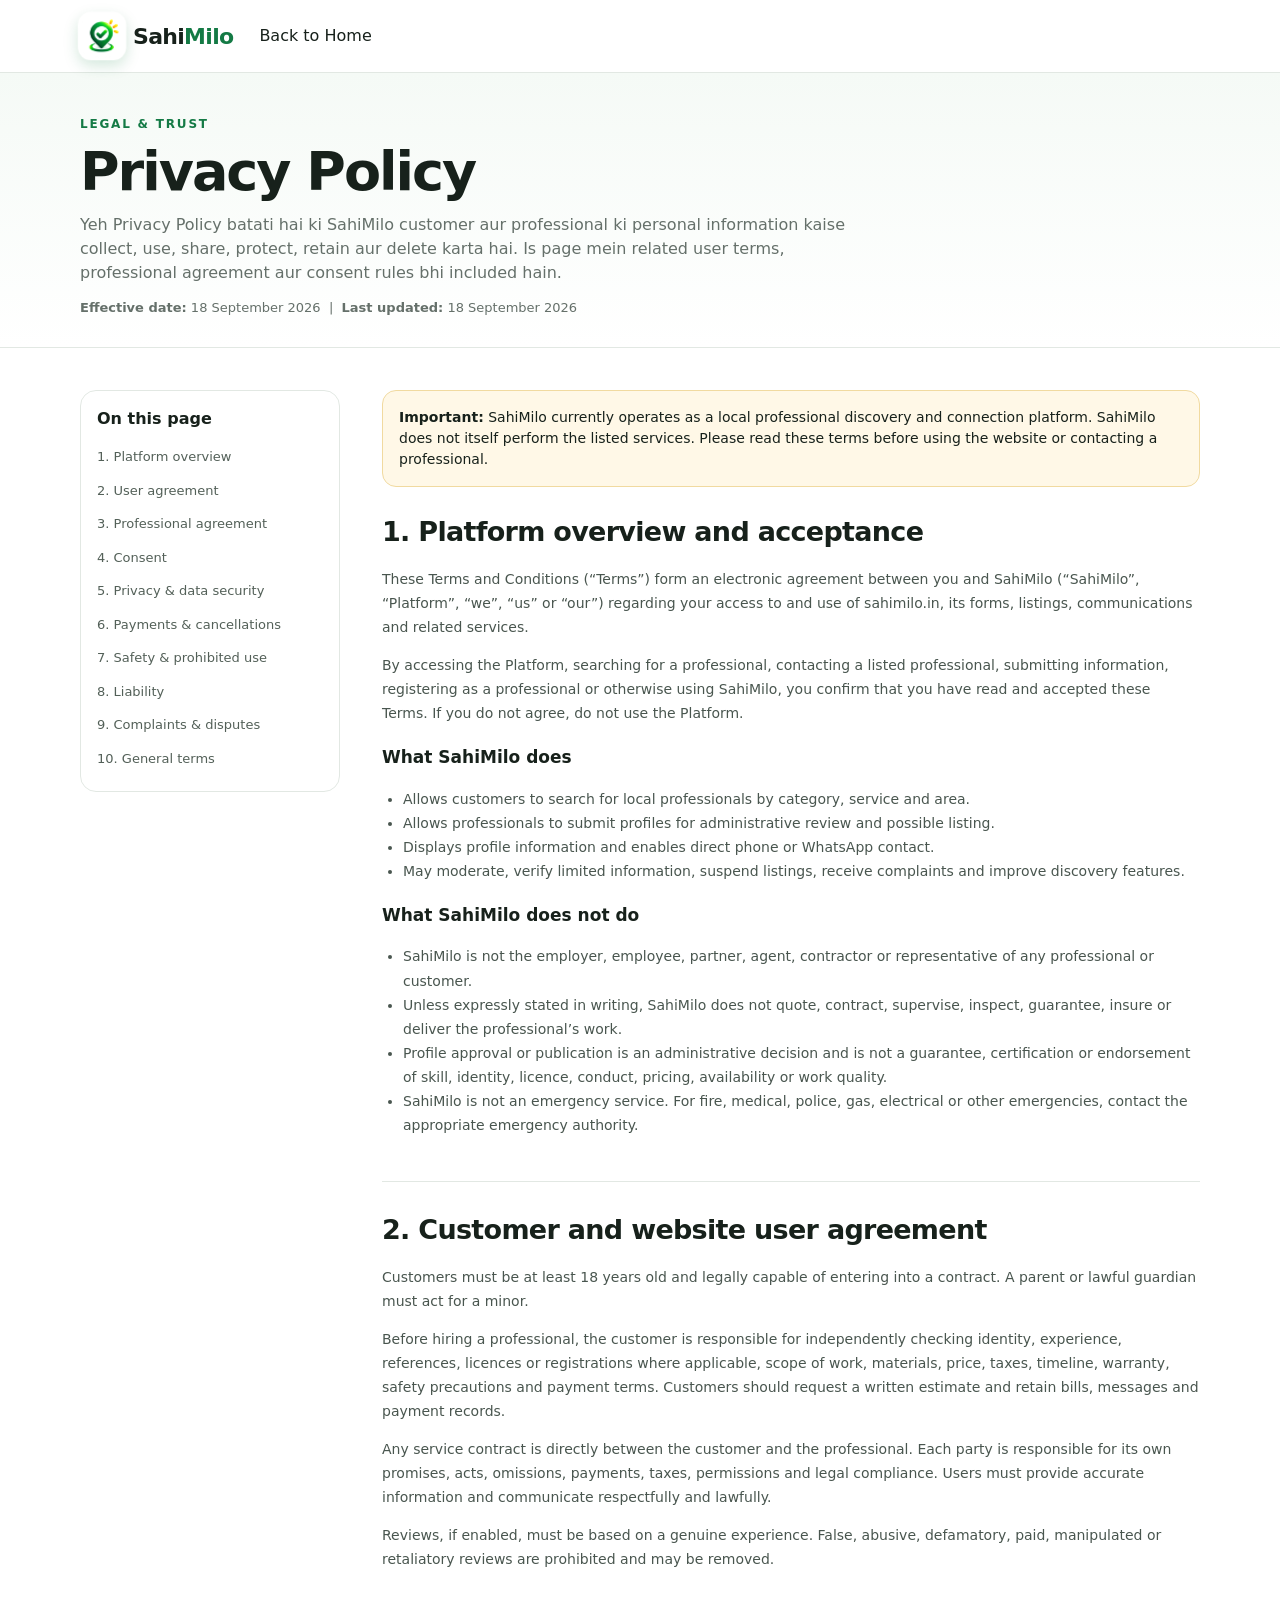
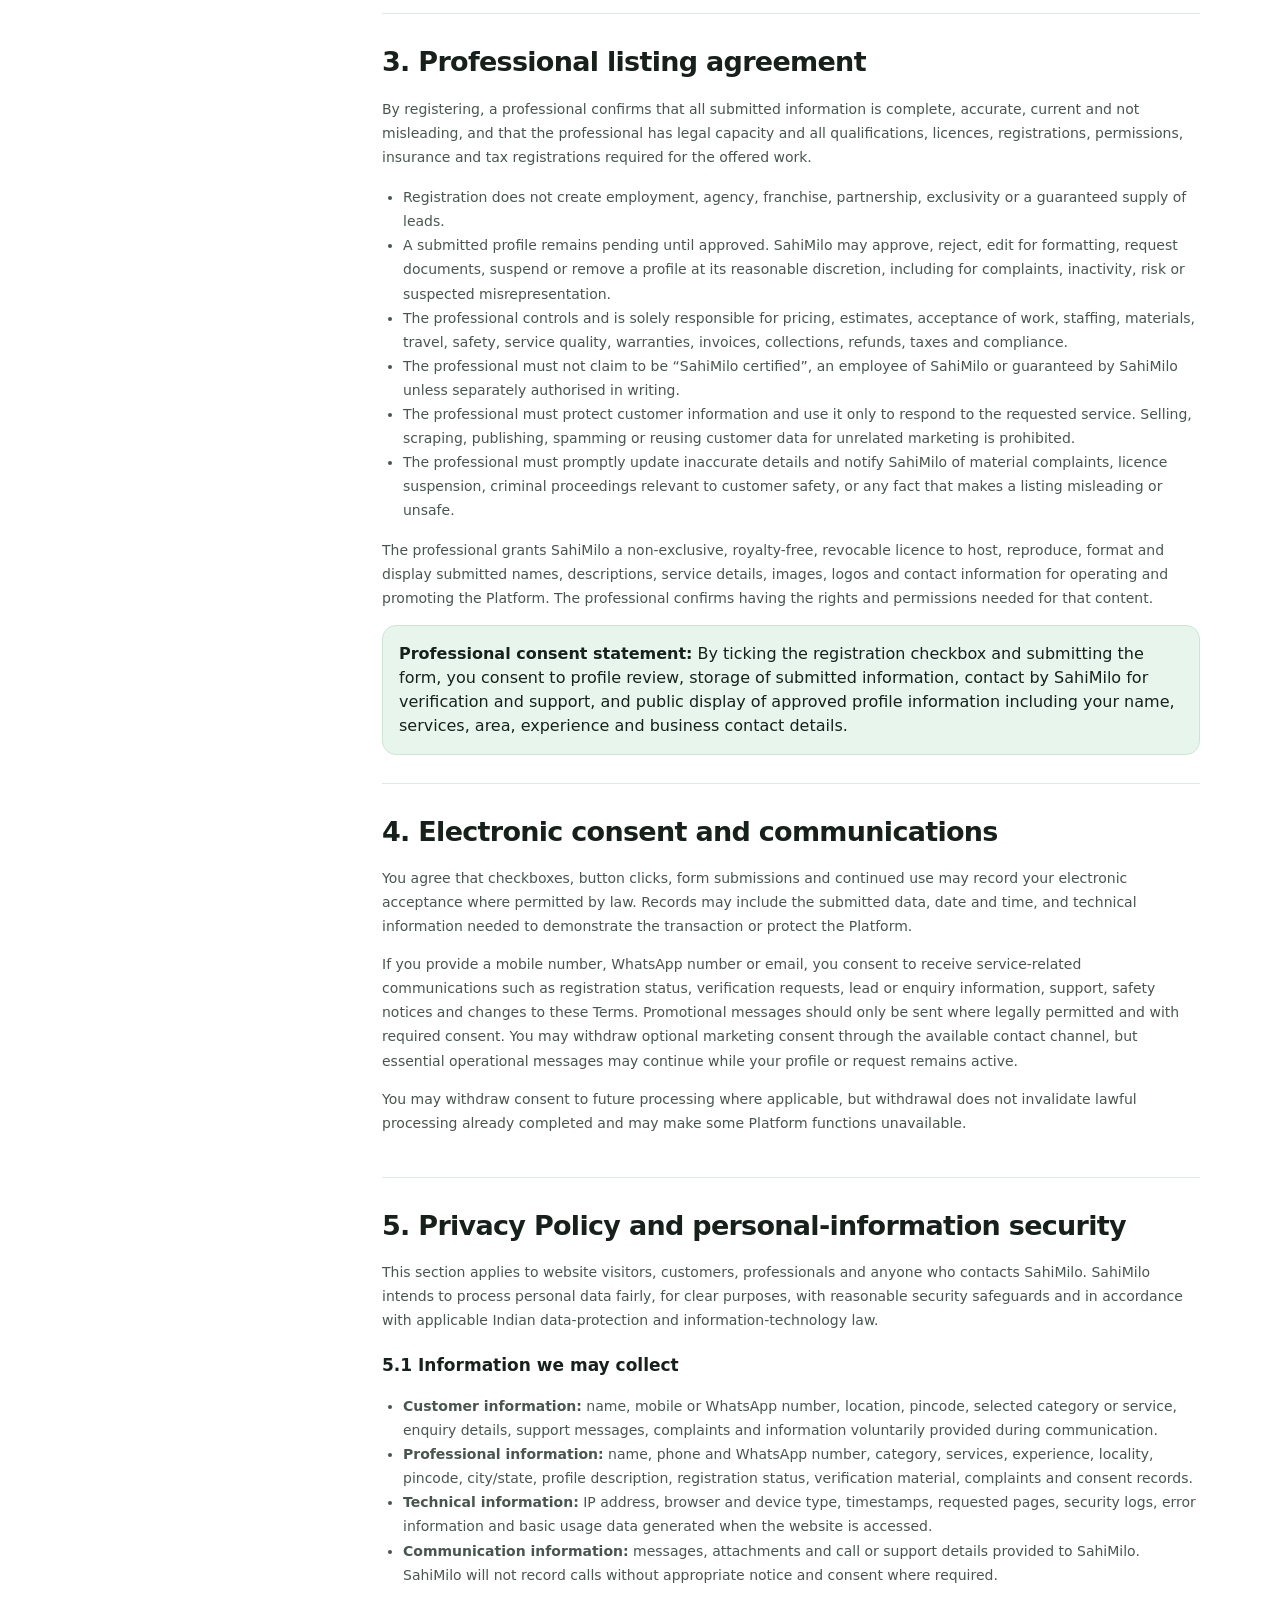
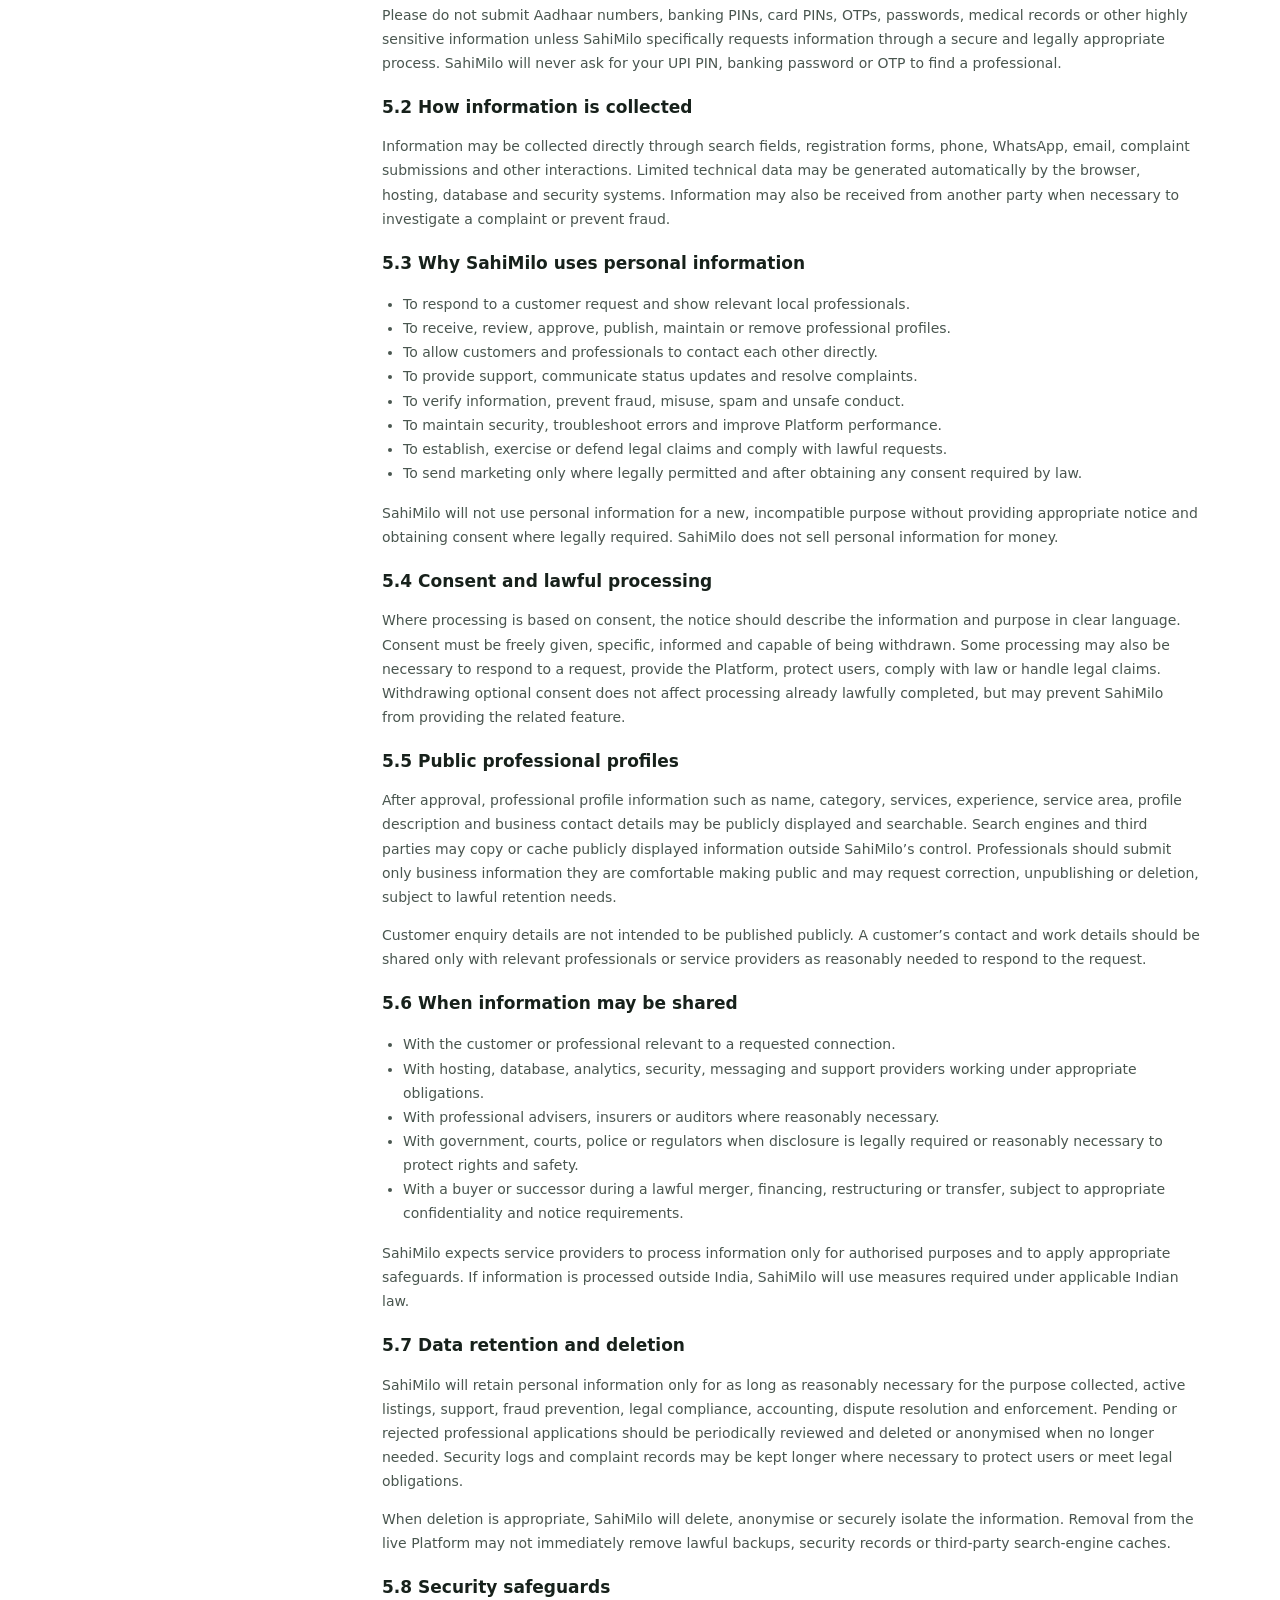
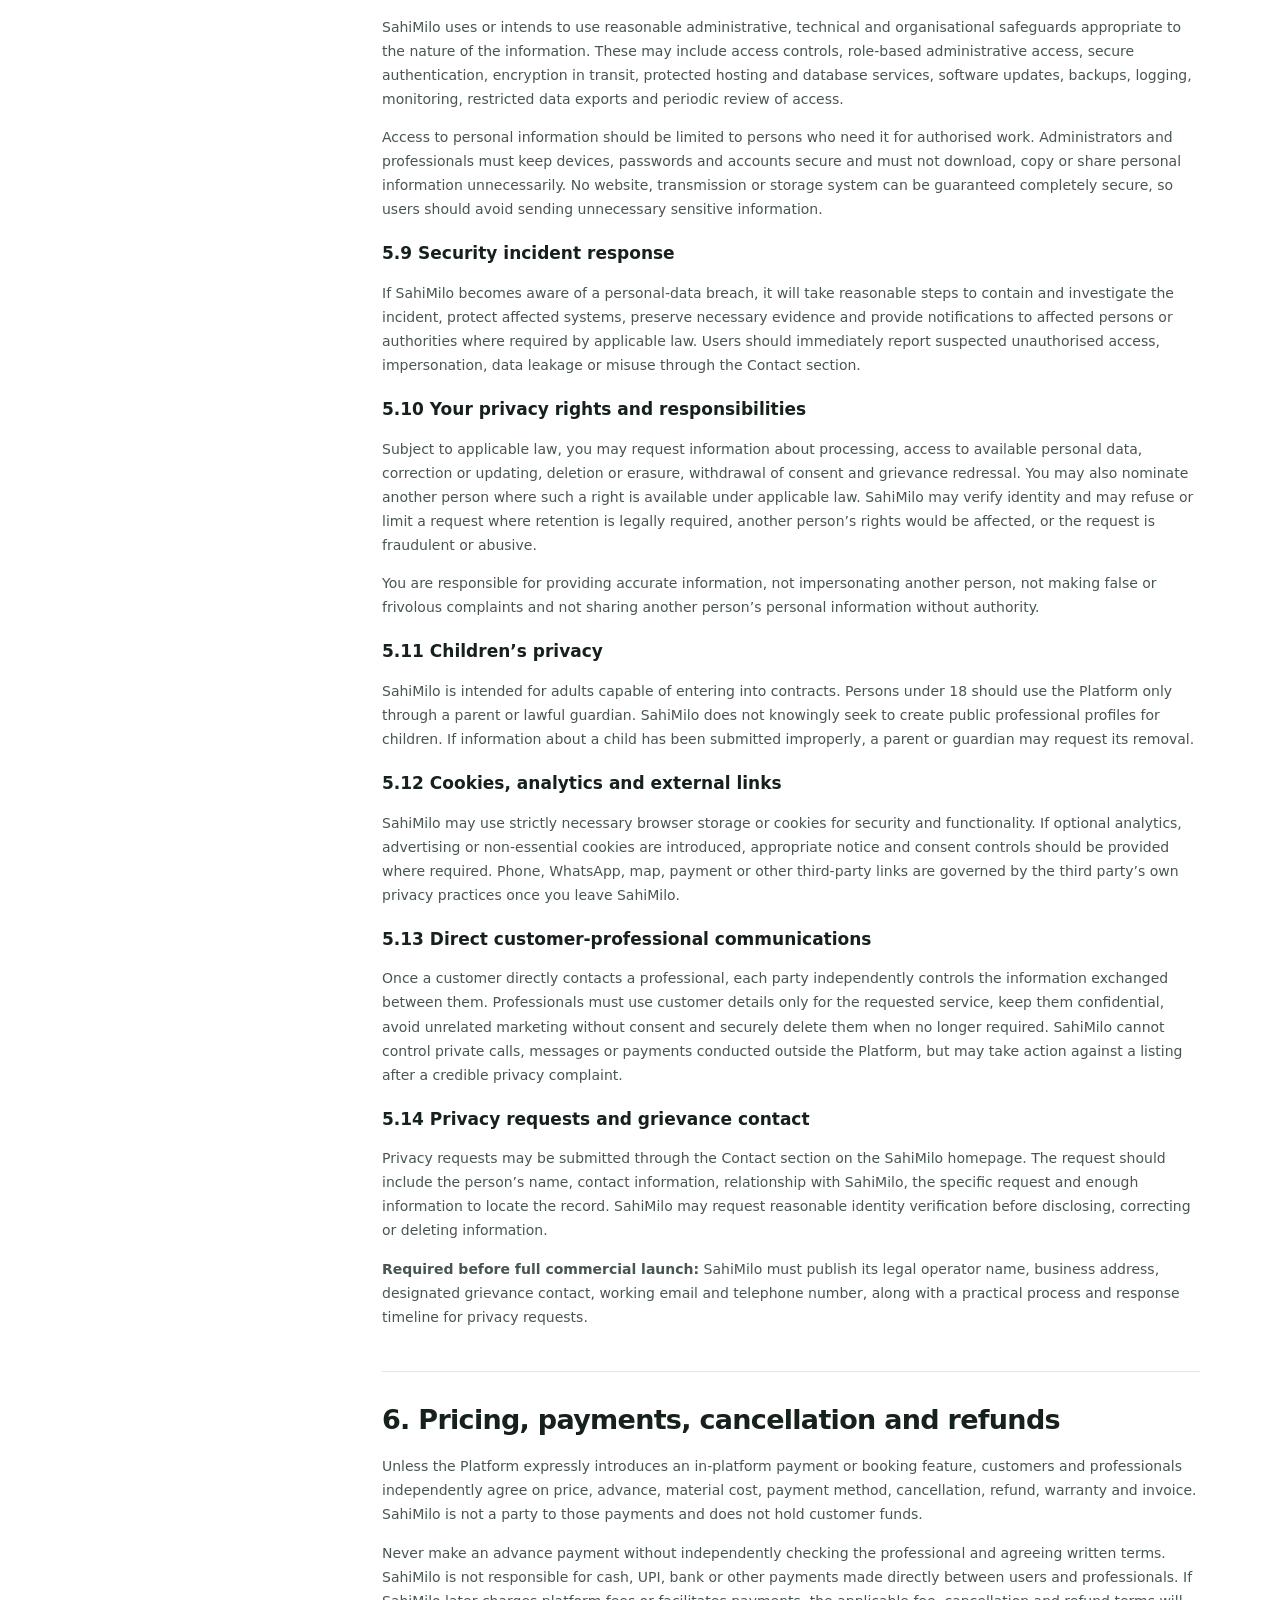
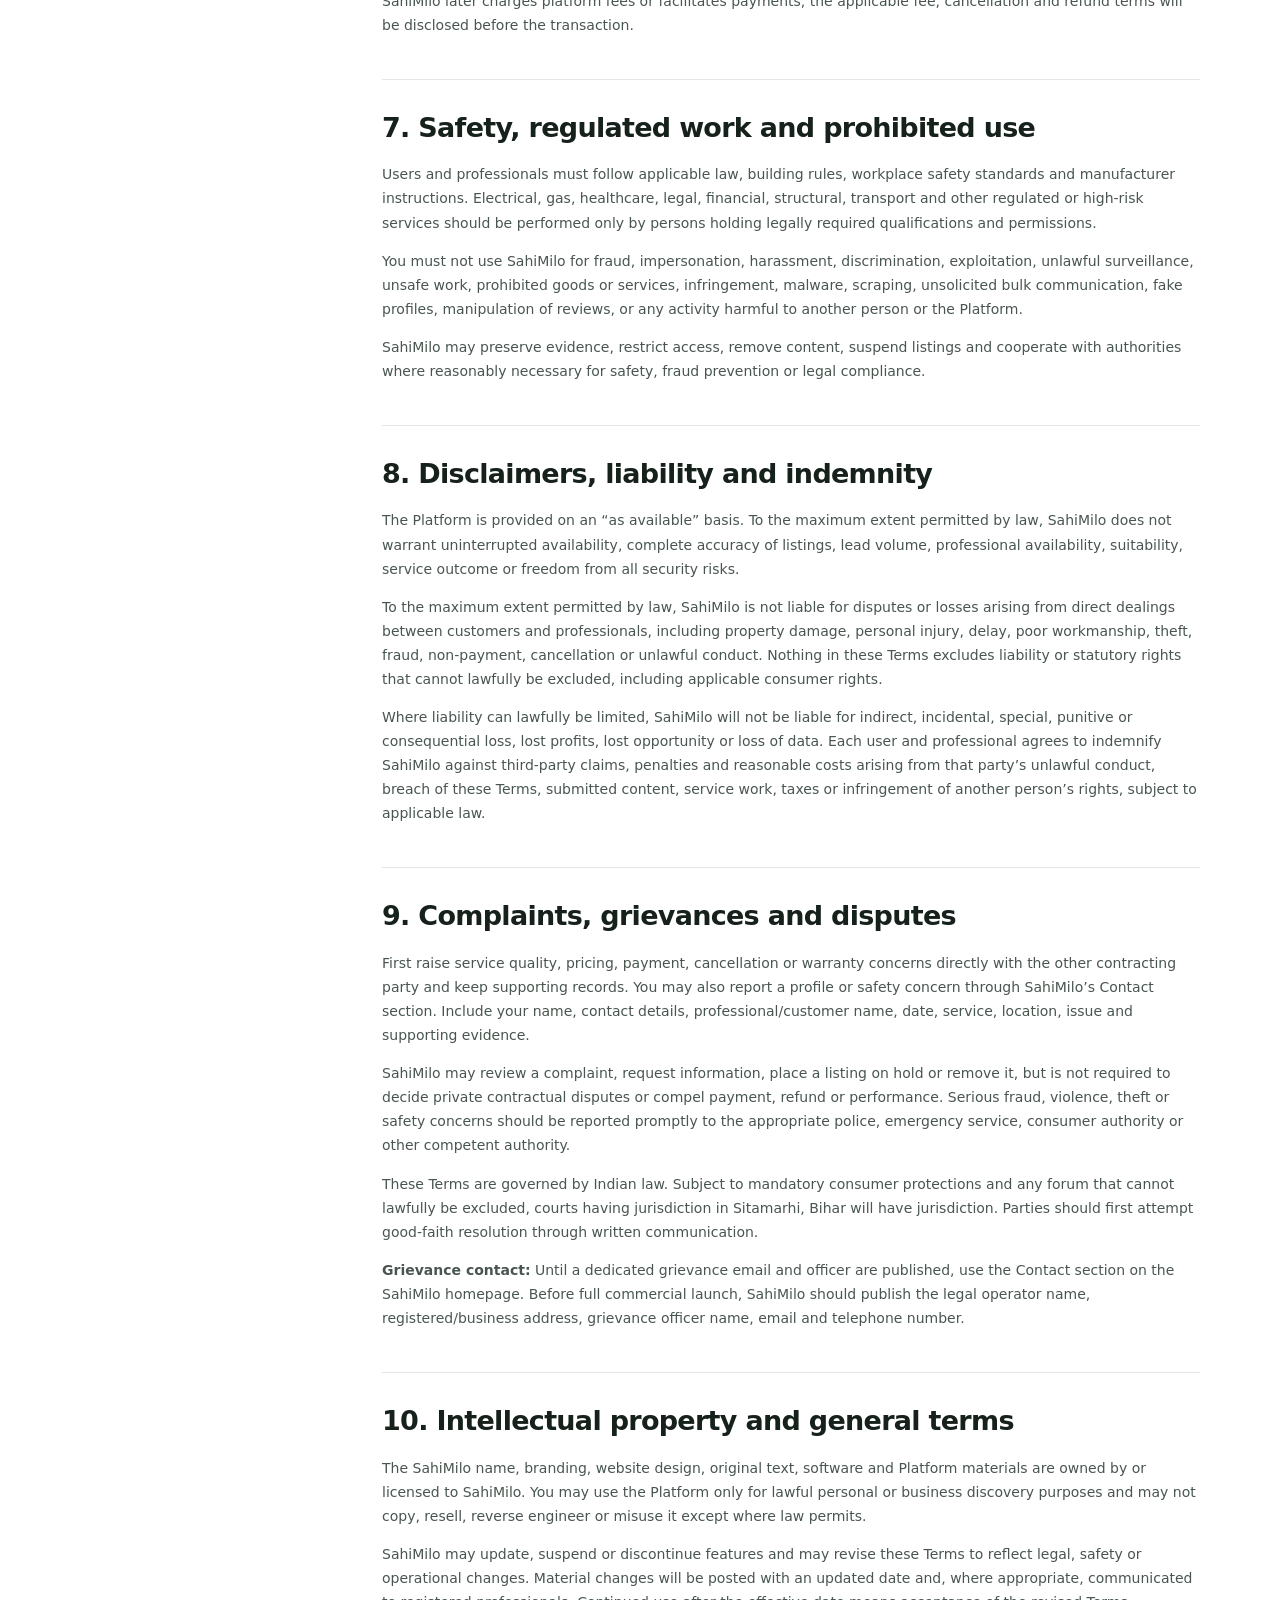
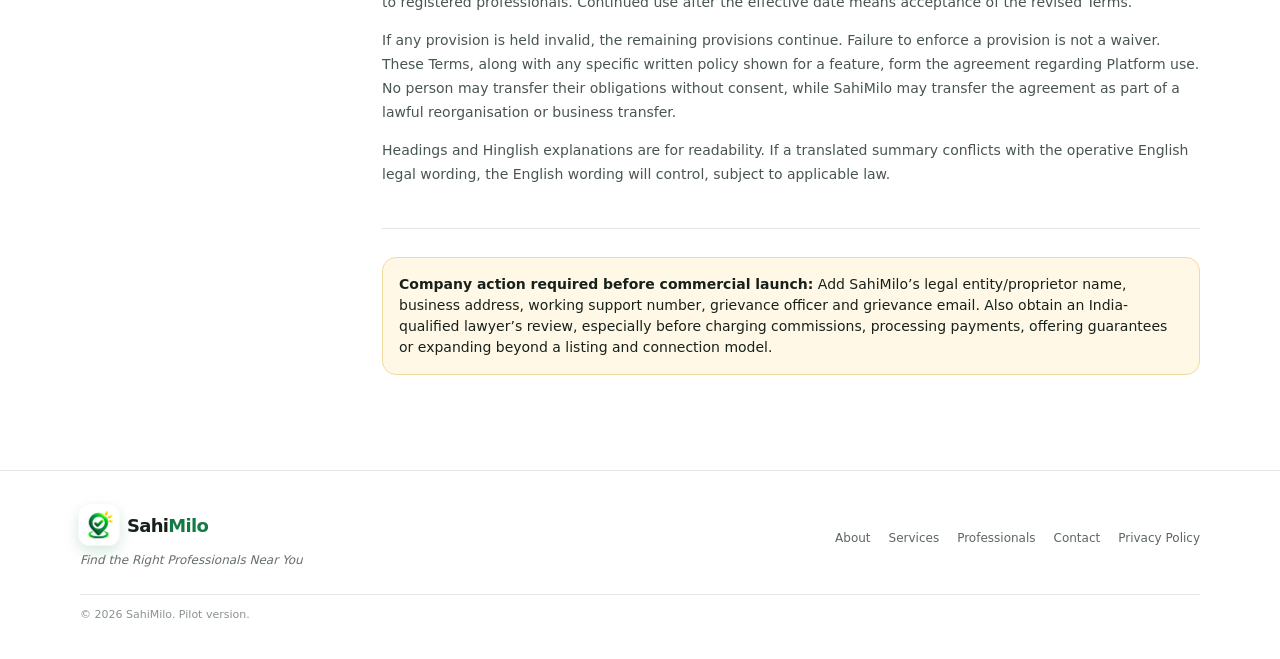
<file: legal.html>
<!doctype html>
<html lang="en">
<head>
  <meta charset="utf-8">
  <meta name="viewport" content="width=device-width, initial-scale=1">
  <meta name="description" content="SahiMilo Terms and Conditions, User Agreement, Professional Agreement, Consent and Privacy Notice.">
  <title>Privacy Policy | SahiMilo</title><link rel="icon" type="image/png" href="sahimilo-logo-selected.png">
  <link rel="stylesheet" href="style.css?v=20260920-logo3">
  <style>
    .legal-hero{padding:42px 0 30px;background:linear-gradient(180deg,#f5faf6 0%,#fff 100%);border-bottom:1px solid var(--line)}
    .legal-hero h1{font-size:clamp(34px,5vw,54px);line-height:1.05;letter-spacing:-2px;margin:7px 0 12px}
    .legal-hero p{max-width:780px;color:var(--muted);margin:0}
    .legal-layout{display:grid;grid-template-columns:260px minmax(0,1fr);gap:42px;align-items:start;padding:42px 0 70px}
    .legal-nav{position:sticky;top:92px;border:1px solid var(--line);border-radius:16px;padding:16px;background:#fff}
    .legal-nav strong{display:block;margin-bottom:9px}.legal-nav a{display:block;padding:7px 0;color:#536058;font-size:13px}.legal-nav a:hover{color:var(--green)}
    .legal-content{max-width:820px}.legal-notice{background:#fff8e7;border:1px solid #f1daa0;border-radius:14px;padding:16px;margin-bottom:25px;font-size:14px}
    .legal-content section{scroll-margin-top:95px;padding:0 0 28px;margin:0 0 28px;border-bottom:1px solid var(--line)}
    .legal-content h2{font-size:27px;letter-spacing:-.7px;margin:0 0 12px}.legal-content h3{font-size:17px;margin:20px 0 8px}
    .legal-content p,.legal-content li{color:#49564f;font-size:14px;line-height:1.72}.legal-content ul,.legal-content ol{padding-left:21px}
    .legal-content a{color:var(--green);font-weight:700}.legal-meta{font-size:13px;color:var(--muted);margin-top:13px}
    .consent-box{background:var(--green-light);border:1px solid #cce6d5;border-radius:14px;padding:16px}
    @media(max-width:800px){.legal-layout{grid-template-columns:1fr;gap:24px}.legal-nav{position:static}.legal-hero{padding-top:28px}}
  </style>
</head>
<body>
  <header class="site-header">
    <div class="container nav">
      <a class="brand" href="index.html#home" aria-label="SahiMilo Home"><img class="brand-mark" src="sahimilo-logo-selected.png" alt="SahiMilo logo"><span>Sahi<span>Milo</span></span></a>
      <a class="nav-whatsapp" href="index.html">Back to Home</a>
    </div>
  </header>

  <main>
    <section class="legal-hero">
      <div class="container">
        <div class="eyebrow">LEGAL &amp; TRUST</div>
        <h1>Privacy Policy</h1>
        <p>Yeh Privacy Policy batati hai ki SahiMilo customer aur professional ki personal information kaise collect, use, share, protect, retain aur delete karta hai. Is page mein related user terms, professional agreement aur consent rules bhi included hain.</p>
        <div class="legal-meta"><strong>Effective date:</strong> 18 September 2026 &nbsp;|&nbsp; <strong>Last updated:</strong> 18 September 2026</div>
      </div>
    </section>

    <div class="container legal-layout">
      <aside class="legal-nav" aria-label="Legal page navigation">
        <strong>On this page</strong>
        <a href="#overview">1. Platform overview</a>
        <a href="#user-agreement">2. User agreement</a>
        <a href="#professional-agreement">3. Professional agreement</a>
        <a href="#consent">4. Consent</a>
        <a href="#privacy">5. Privacy &amp; data security</a>
        <a href="#payments">6. Payments &amp; cancellations</a>
        <a href="#safety">7. Safety &amp; prohibited use</a>
        <a href="#liability">8. Liability</a>
        <a href="#complaints">9. Complaints &amp; disputes</a>
        <a href="#general">10. General terms</a>
      </aside>

      <article class="legal-content">
        <div class="legal-notice"><strong>Important:</strong> SahiMilo currently operates as a local professional discovery and connection platform. SahiMilo does not itself perform the listed services. Please read these terms before using the website or contacting a professional.</div>

        <section id="overview">
          <h2>1. Platform overview and acceptance</h2>
          <p>These Terms and Conditions (“Terms”) form an electronic agreement between you and SahiMilo (“SahiMilo”, “Platform”, “we”, “us” or “our”) regarding your access to and use of sahimilo.in, its forms, listings, communications and related services.</p>
          <p>By accessing the Platform, searching for a professional, contacting a listed professional, submitting information, registering as a professional or otherwise using SahiMilo, you confirm that you have read and accepted these Terms. If you do not agree, do not use the Platform.</p>
          <h3>What SahiMilo does</h3>
          <ul>
            <li>Allows customers to search for local professionals by category, service and area.</li>
            <li>Allows professionals to submit profiles for administrative review and possible listing.</li>
            <li>Displays profile information and enables direct phone or WhatsApp contact.</li>
            <li>May moderate, verify limited information, suspend listings, receive complaints and improve discovery features.</li>
          </ul>
          <h3>What SahiMilo does not do</h3>
          <ul>
            <li>SahiMilo is not the employer, employee, partner, agent, contractor or representative of any professional or customer.</li>
            <li>Unless expressly stated in writing, SahiMilo does not quote, contract, supervise, inspect, guarantee, insure or deliver the professional’s work.</li>
            <li>Profile approval or publication is an administrative decision and is not a guarantee, certification or endorsement of skill, identity, licence, conduct, pricing, availability or work quality.</li>
            <li>SahiMilo is not an emergency service. For fire, medical, police, gas, electrical or other emergencies, contact the appropriate emergency authority.</li>
          </ul>
        </section>

        <section id="user-agreement">
          <h2>2. Customer and website user agreement</h2>
          <p>Customers must be at least 18 years old and legally capable of entering into a contract. A parent or lawful guardian must act for a minor.</p>
          <p>Before hiring a professional, the customer is responsible for independently checking identity, experience, references, licences or registrations where applicable, scope of work, materials, price, taxes, timeline, warranty, safety precautions and payment terms. Customers should request a written estimate and retain bills, messages and payment records.</p>
          <p>Any service contract is directly between the customer and the professional. Each party is responsible for its own promises, acts, omissions, payments, taxes, permissions and legal compliance. Users must provide accurate information and communicate respectfully and lawfully.</p>
          <p>Reviews, if enabled, must be based on a genuine experience. False, abusive, defamatory, paid, manipulated or retaliatory reviews are prohibited and may be removed.</p>
        </section>

        <section id="professional-agreement">
          <h2>3. Professional listing agreement</h2>
          <p>By registering, a professional confirms that all submitted information is complete, accurate, current and not misleading, and that the professional has legal capacity and all qualifications, licences, registrations, permissions, insurance and tax registrations required for the offered work.</p>
          <ul>
            <li>Registration does not create employment, agency, franchise, partnership, exclusivity or a guaranteed supply of leads.</li>
            <li>A submitted profile remains pending until approved. SahiMilo may approve, reject, edit for formatting, request documents, suspend or remove a profile at its reasonable discretion, including for complaints, inactivity, risk or suspected misrepresentation.</li>
            <li>The professional controls and is solely responsible for pricing, estimates, acceptance of work, staffing, materials, travel, safety, service quality, warranties, invoices, collections, refunds, taxes and compliance.</li>
            <li>The professional must not claim to be “SahiMilo certified”, an employee of SahiMilo or guaranteed by SahiMilo unless separately authorised in writing.</li>
            <li>The professional must protect customer information and use it only to respond to the requested service. Selling, scraping, publishing, spamming or reusing customer data for unrelated marketing is prohibited.</li>
            <li>The professional must promptly update inaccurate details and notify SahiMilo of material complaints, licence suspension, criminal proceedings relevant to customer safety, or any fact that makes a listing misleading or unsafe.</li>
          </ul>
          <p>The professional grants SahiMilo a non-exclusive, royalty-free, revocable licence to host, reproduce, format and display submitted names, descriptions, service details, images, logos and contact information for operating and promoting the Platform. The professional confirms having the rights and permissions needed for that content.</p>
          <div class="consent-box"><strong>Professional consent statement:</strong> By ticking the registration checkbox and submitting the form, you consent to profile review, storage of submitted information, contact by SahiMilo for verification and support, and public display of approved profile information including your name, services, area, experience and business contact details.</div>
        </section>

        <section id="consent">
          <h2>4. Electronic consent and communications</h2>
          <p>You agree that checkboxes, button clicks, form submissions and continued use may record your electronic acceptance where permitted by law. Records may include the submitted data, date and time, and technical information needed to demonstrate the transaction or protect the Platform.</p>
          <p>If you provide a mobile number, WhatsApp number or email, you consent to receive service-related communications such as registration status, verification requests, lead or enquiry information, support, safety notices and changes to these Terms. Promotional messages should only be sent where legally permitted and with required consent. You may withdraw optional marketing consent through the available contact channel, but essential operational messages may continue while your profile or request remains active.</p>
          <p>You may withdraw consent to future processing where applicable, but withdrawal does not invalidate lawful processing already completed and may make some Platform functions unavailable.</p>
        </section>

        <section id="privacy">
          <h2>5. Privacy Policy and personal-information security</h2>
          <p>This section applies to website visitors, customers, professionals and anyone who contacts SahiMilo. SahiMilo intends to process personal data fairly, for clear purposes, with reasonable security safeguards and in accordance with applicable Indian data-protection and information-technology law.</p>

          <h3>5.1 Information we may collect</h3>
          <ul>
            <li><strong>Customer information:</strong> name, mobile or WhatsApp number, location, pincode, selected category or service, enquiry details, support messages, complaints and information voluntarily provided during communication.</li>
            <li><strong>Professional information:</strong> name, phone and WhatsApp number, category, services, experience, locality, pincode, city/state, profile description, registration status, verification material, complaints and consent records.</li>
            <li><strong>Technical information:</strong> IP address, browser and device type, timestamps, requested pages, security logs, error information and basic usage data generated when the website is accessed.</li>
            <li><strong>Communication information:</strong> messages, attachments and call or support details provided to SahiMilo. SahiMilo will not record calls without appropriate notice and consent where required.</li>
          </ul>
          <p>Please do not submit Aadhaar numbers, banking PINs, card PINs, OTPs, passwords, medical records or other highly sensitive information unless SahiMilo specifically requests information through a secure and legally appropriate process. SahiMilo will never ask for your UPI PIN, banking password or OTP to find a professional.</p>

          <h3>5.2 How information is collected</h3>
          <p>Information may be collected directly through search fields, registration forms, phone, WhatsApp, email, complaint submissions and other interactions. Limited technical data may be generated automatically by the browser, hosting, database and security systems. Information may also be received from another party when necessary to investigate a complaint or prevent fraud.</p>

          <h3>5.3 Why SahiMilo uses personal information</h3>
          <ul>
            <li>To respond to a customer request and show relevant local professionals.</li>
            <li>To receive, review, approve, publish, maintain or remove professional profiles.</li>
            <li>To allow customers and professionals to contact each other directly.</li>
            <li>To provide support, communicate status updates and resolve complaints.</li>
            <li>To verify information, prevent fraud, misuse, spam and unsafe conduct.</li>
            <li>To maintain security, troubleshoot errors and improve Platform performance.</li>
            <li>To establish, exercise or defend legal claims and comply with lawful requests.</li>
            <li>To send marketing only where legally permitted and after obtaining any consent required by law.</li>
          </ul>
          <p>SahiMilo will not use personal information for a new, incompatible purpose without providing appropriate notice and obtaining consent where legally required. SahiMilo does not sell personal information for money.</p>

          <h3>5.4 Consent and lawful processing</h3>
          <p>Where processing is based on consent, the notice should describe the information and purpose in clear language. Consent must be freely given, specific, informed and capable of being withdrawn. Some processing may also be necessary to respond to a request, provide the Platform, protect users, comply with law or handle legal claims. Withdrawing optional consent does not affect processing already lawfully completed, but may prevent SahiMilo from providing the related feature.</p>

          <h3>5.5 Public professional profiles</h3>
          <p>After approval, professional profile information such as name, category, services, experience, service area, profile description and business contact details may be publicly displayed and searchable. Search engines and third parties may copy or cache publicly displayed information outside SahiMilo’s control. Professionals should submit only business information they are comfortable making public and may request correction, unpublishing or deletion, subject to lawful retention needs.</p>
          <p>Customer enquiry details are not intended to be published publicly. A customer’s contact and work details should be shared only with relevant professionals or service providers as reasonably needed to respond to the request.</p>

          <h3>5.6 When information may be shared</h3>
          <ul>
            <li>With the customer or professional relevant to a requested connection.</li>
            <li>With hosting, database, analytics, security, messaging and support providers working under appropriate obligations.</li>
            <li>With professional advisers, insurers or auditors where reasonably necessary.</li>
            <li>With government, courts, police or regulators when disclosure is legally required or reasonably necessary to protect rights and safety.</li>
            <li>With a buyer or successor during a lawful merger, financing, restructuring or transfer, subject to appropriate confidentiality and notice requirements.</li>
          </ul>
          <p>SahiMilo expects service providers to process information only for authorised purposes and to apply appropriate safeguards. If information is processed outside India, SahiMilo will use measures required under applicable Indian law.</p>

          <h3>5.7 Data retention and deletion</h3>
          <p>SahiMilo will retain personal information only for as long as reasonably necessary for the purpose collected, active listings, support, fraud prevention, legal compliance, accounting, dispute resolution and enforcement. Pending or rejected professional applications should be periodically reviewed and deleted or anonymised when no longer needed. Security logs and complaint records may be kept longer where necessary to protect users or meet legal obligations.</p>
          <p>When deletion is appropriate, SahiMilo will delete, anonymise or securely isolate the information. Removal from the live Platform may not immediately remove lawful backups, security records or third-party search-engine caches.</p>

          <h3>5.8 Security safeguards</h3>
          <p>SahiMilo uses or intends to use reasonable administrative, technical and organisational safeguards appropriate to the nature of the information. These may include access controls, role-based administrative access, secure authentication, encryption in transit, protected hosting and database services, software updates, backups, logging, monitoring, restricted data exports and periodic review of access.</p>
          <p>Access to personal information should be limited to persons who need it for authorised work. Administrators and professionals must keep devices, passwords and accounts secure and must not download, copy or share personal information unnecessarily. No website, transmission or storage system can be guaranteed completely secure, so users should avoid sending unnecessary sensitive information.</p>

          <h3>5.9 Security incident response</h3>
          <p>If SahiMilo becomes aware of a personal-data breach, it will take reasonable steps to contain and investigate the incident, protect affected systems, preserve necessary evidence and provide notifications to affected persons or authorities where required by applicable law. Users should immediately report suspected unauthorised access, impersonation, data leakage or misuse through the Contact section.</p>

          <h3>5.10 Your privacy rights and responsibilities</h3>
          <p>Subject to applicable law, you may request information about processing, access to available personal data, correction or updating, deletion or erasure, withdrawal of consent and grievance redressal. You may also nominate another person where such a right is available under applicable law. SahiMilo may verify identity and may refuse or limit a request where retention is legally required, another person’s rights would be affected, or the request is fraudulent or abusive.</p>
          <p>You are responsible for providing accurate information, not impersonating another person, not making false or frivolous complaints and not sharing another person’s personal information without authority.</p>

          <h3>5.11 Children’s privacy</h3>
          <p>SahiMilo is intended for adults capable of entering into contracts. Persons under 18 should use the Platform only through a parent or lawful guardian. SahiMilo does not knowingly seek to create public professional profiles for children. If information about a child has been submitted improperly, a parent or guardian may request its removal.</p>

          <h3>5.12 Cookies, analytics and external links</h3>
          <p>SahiMilo may use strictly necessary browser storage or cookies for security and functionality. If optional analytics, advertising or non-essential cookies are introduced, appropriate notice and consent controls should be provided where required. Phone, WhatsApp, map, payment or other third-party links are governed by the third party’s own privacy practices once you leave SahiMilo.</p>

          <h3>5.13 Direct customer-professional communications</h3>
          <p>Once a customer directly contacts a professional, each party independently controls the information exchanged between them. Professionals must use customer details only for the requested service, keep them confidential, avoid unrelated marketing without consent and securely delete them when no longer required. SahiMilo cannot control private calls, messages or payments conducted outside the Platform, but may take action against a listing after a credible privacy complaint.</p>

          <h3>5.14 Privacy requests and grievance contact</h3>
          <p>Privacy requests may be submitted through the Contact section on the SahiMilo homepage. The request should include the person’s name, contact information, relationship with SahiMilo, the specific request and enough information to locate the record. SahiMilo may request reasonable identity verification before disclosing, correcting or deleting information.</p>
          <p><strong>Required before full commercial launch:</strong> SahiMilo must publish its legal operator name, business address, designated grievance contact, working email and telephone number, along with a practical process and response timeline for privacy requests.</p>
        </section>

        <section id="payments">
          <h2>6. Pricing, payments, cancellation and refunds</h2>
          <p>Unless the Platform expressly introduces an in-platform payment or booking feature, customers and professionals independently agree on price, advance, material cost, payment method, cancellation, refund, warranty and invoice. SahiMilo is not a party to those payments and does not hold customer funds.</p>
          <p>Never make an advance payment without independently checking the professional and agreeing written terms. SahiMilo is not responsible for cash, UPI, bank or other payments made directly between users and professionals. If SahiMilo later charges platform fees or facilitates payments, the applicable fee, cancellation and refund terms will be disclosed before the transaction.</p>
        </section>

        <section id="safety">
          <h2>7. Safety, regulated work and prohibited use</h2>
          <p>Users and professionals must follow applicable law, building rules, workplace safety standards and manufacturer instructions. Electrical, gas, healthcare, legal, financial, structural, transport and other regulated or high-risk services should be performed only by persons holding legally required qualifications and permissions.</p>
          <p>You must not use SahiMilo for fraud, impersonation, harassment, discrimination, exploitation, unlawful surveillance, unsafe work, prohibited goods or services, infringement, malware, scraping, unsolicited bulk communication, fake profiles, manipulation of reviews, or any activity harmful to another person or the Platform.</p>
          <p>SahiMilo may preserve evidence, restrict access, remove content, suspend listings and cooperate with authorities where reasonably necessary for safety, fraud prevention or legal compliance.</p>
        </section>

        <section id="liability">
          <h2>8. Disclaimers, liability and indemnity</h2>
          <p>The Platform is provided on an “as available” basis. To the maximum extent permitted by law, SahiMilo does not warrant uninterrupted availability, complete accuracy of listings, lead volume, professional availability, suitability, service outcome or freedom from all security risks.</p>
          <p>To the maximum extent permitted by law, SahiMilo is not liable for disputes or losses arising from direct dealings between customers and professionals, including property damage, personal injury, delay, poor workmanship, theft, fraud, non-payment, cancellation or unlawful conduct. Nothing in these Terms excludes liability or statutory rights that cannot lawfully be excluded, including applicable consumer rights.</p>
          <p>Where liability can lawfully be limited, SahiMilo will not be liable for indirect, incidental, special, punitive or consequential loss, lost profits, lost opportunity or loss of data. Each user and professional agrees to indemnify SahiMilo against third-party claims, penalties and reasonable costs arising from that party’s unlawful conduct, breach of these Terms, submitted content, service work, taxes or infringement of another person’s rights, subject to applicable law.</p>
        </section>

        <section id="complaints">
          <h2>9. Complaints, grievances and disputes</h2>
          <p>First raise service quality, pricing, payment, cancellation or warranty concerns directly with the other contracting party and keep supporting records. You may also report a profile or safety concern through SahiMilo’s Contact section. Include your name, contact details, professional/customer name, date, service, location, issue and supporting evidence.</p>
          <p>SahiMilo may review a complaint, request information, place a listing on hold or remove it, but is not required to decide private contractual disputes or compel payment, refund or performance. Serious fraud, violence, theft or safety concerns should be reported promptly to the appropriate police, emergency service, consumer authority or other competent authority.</p>
          <p>These Terms are governed by Indian law. Subject to mandatory consumer protections and any forum that cannot lawfully be excluded, courts having jurisdiction in Sitamarhi, Bihar will have jurisdiction. Parties should first attempt good-faith resolution through written communication.</p>
          <p><strong>Grievance contact:</strong> Until a dedicated grievance email and officer are published, use the Contact section on the SahiMilo homepage. Before full commercial launch, SahiMilo should publish the legal operator name, registered/business address, grievance officer name, email and telephone number.</p>
        </section>

        <section id="general">
          <h2>10. Intellectual property and general terms</h2>
          <p>The SahiMilo name, branding, website design, original text, software and Platform materials are owned by or licensed to SahiMilo. You may use the Platform only for lawful personal or business discovery purposes and may not copy, resell, reverse engineer or misuse it except where law permits.</p>
          <p>SahiMilo may update, suspend or discontinue features and may revise these Terms to reflect legal, safety or operational changes. Material changes will be posted with an updated date and, where appropriate, communicated to registered professionals. Continued use after the effective date means acceptance of the revised Terms.</p>
          <p>If any provision is held invalid, the remaining provisions continue. Failure to enforce a provision is not a waiver. These Terms, along with any specific written policy shown for a feature, form the agreement regarding Platform use. No person may transfer their obligations without consent, while SahiMilo may transfer the agreement as part of a lawful reorganisation or business transfer.</p>
          <p>Headings and Hinglish explanations are for readability. If a translated summary conflicts with the operative English legal wording, the English wording will control, subject to applicable law.</p>
        </section>

        <div class="legal-notice"><strong>Company action required before commercial launch:</strong> Add SahiMilo’s legal entity/proprietor name, business address, working support number, grievance officer and grievance email. Also obtain an India-qualified lawyer’s review, especially before charging commissions, processing payments, offering guarantees or expanding beyond a listing and connection model.</div>
      </article>
    </div>
  </main>

  <footer class="footer">
    <div class="container footer-inner">
      <div><a class="brand footer-brand" href="index.html"><img class="brand-mark" src="sahimilo-logo-selected.png" alt="SahiMilo logo"><span>Sahi<span>Milo</span></span></a><p><em>Find the Right Professionals Near You</em></p></div>
      <div class="footer-links"><a href="index.html#about">About</a><a href="index.html#services">Services</a><a href="index.html#register">Professionals</a><a href="index.html#contact">Contact</a><a href="legal.html">Privacy Policy</a></div>
      <div class="copyright">© 2026 SahiMilo. Pilot version.</div>
    </div>
  </footer>
</body>
</html>
</file>
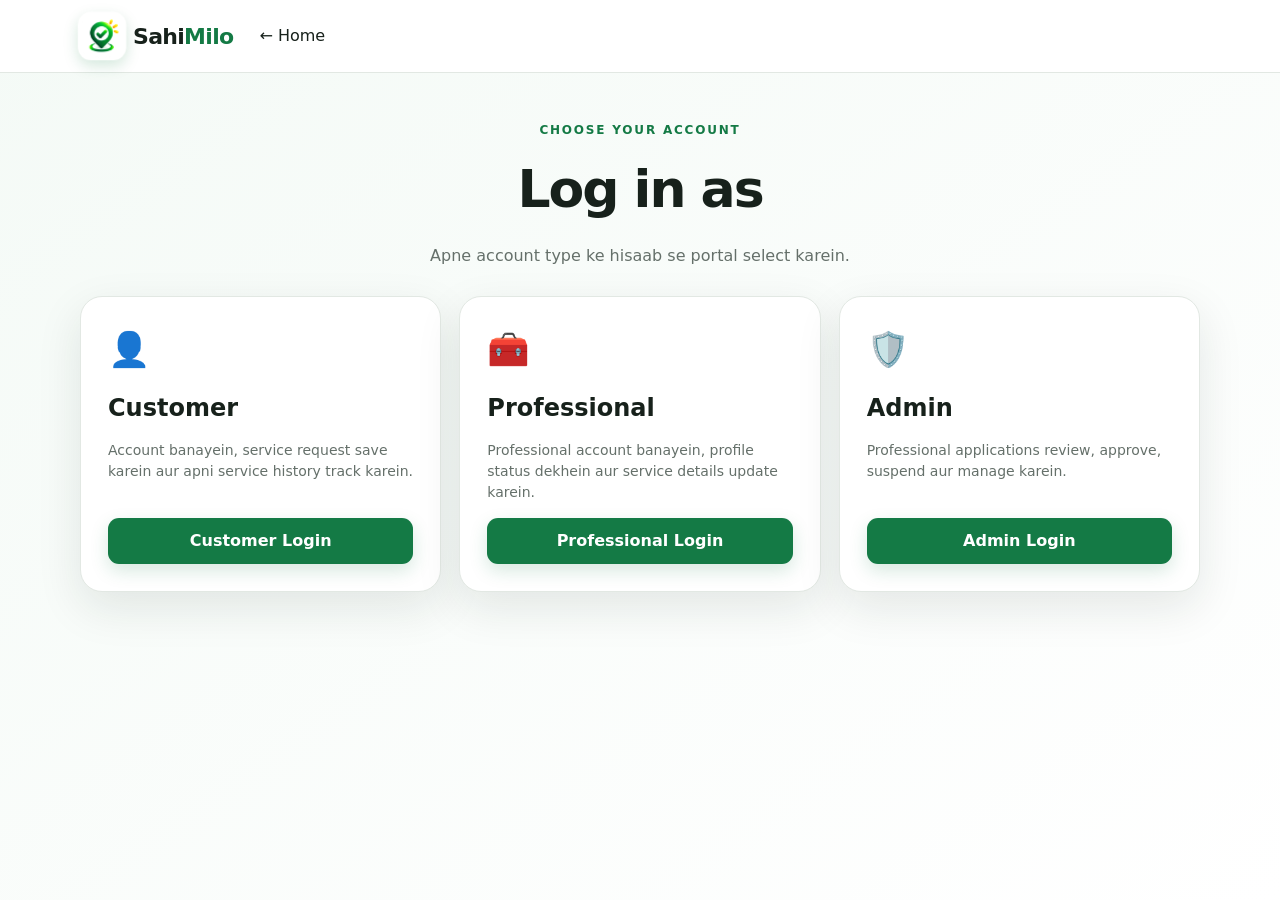
<file: login-as.html>
<!doctype html><html lang="en"><head><meta charset="utf-8"><meta name="viewport" content="width=device-width,initial-scale=1"><title>Log in as | SahiMilo</title><link rel="icon" type="image/png" href="sahimilo-logo-selected.png"><link rel="stylesheet" href="style.css?v=20260920-logo3">
<style>
body{background:linear-gradient(145deg,#f4faf6,#fff)}.role-shell{min-height:calc(100vh - 73px);padding:48px 0}.role-heading{text-align:center;margin-bottom:28px}.role-heading h1{font-size:clamp(34px,5vw,52px);letter-spacing:-2px;margin:5px 0}.role-heading p{color:var(--muted)}
.role-grid{display:grid;grid-template-columns:repeat(3,1fr);gap:18px}.role-card{background:#fff;border:1px solid var(--line);border-radius:22px;padding:27px;box-shadow:var(--shadow);transition:.18s}.role-card:hover{transform:translateY(-3px);border-color:#b9d9c4}.role-icon{font-size:34px}.role-card h2{margin:15px 0 7px}.role-card p{color:var(--muted);font-size:14px;min-height:64px}.role-card .primary-btn{width:100%}
@media(max-width:760px){.role-grid{grid-template-columns:1fr}.role-shell{padding-top:28px}.role-card p{min-height:auto}}
</style></head><body>
<header class="site-header"><div class="container nav"><a class="brand" href="index.html"><img class="brand-mark" src="sahimilo-logo-selected.png" alt="SahiMilo logo"><span>Sahi<span>Milo</span></span></a><a class="nav-whatsapp" href="index.html">← Home</a></div></header>
<main class="role-shell"><div class="container"><div class="role-heading"><div class="eyebrow">CHOOSE YOUR ACCOUNT</div><h1>Log in as</h1><p>Apne account type ke hisaab se portal select karein.</p></div>
<div class="role-grid">
<a class="role-card" href="customer-auth.html"><div class="role-icon">👤</div><h2>Customer</h2><p>Account banayein, service request save karein aur apni service history track karein.</p><span class="primary-btn">Customer Login</span></a>
<a class="role-card" href="professional-auth.html"><div class="role-icon">🧰</div><h2>Professional</h2><p>Professional account banayein, profile status dekhein aur service details update karein.</p><span class="primary-btn">Professional Login</span></a>
<a class="role-card" href="admin-login.html"><div class="role-icon">🛡️</div><h2>Admin</h2><p>Professional applications review, approve, suspend aur manage karein.</p><span class="primary-btn">Admin Login</span></a>
</div></div></main></body></html>
</file>
<file: style.css>
:root{
  --ink:#17211b;--muted:#65706a;--line:#e2e8e3;--paper:#fff;--soft:#f5f8f5;
  --green:#147a45;--green-dark:#0c5d34;--green-light:#e8f5ed;--gold:#f5b942;
  --shadow:0 16px 45px rgba(20,44,29,.10);--radius:20px
}
*{box-sizing:border-box}html{scroll-behavior:smooth}body{margin:0;font-family:Inter,ui-sans-serif,system-ui,-apple-system,BlinkMacSystemFont,"Segoe UI",sans-serif;color:var(--ink);background:var(--paper);line-height:1.5}a{text-decoration:none;color:inherit}button,input,select{font:inherit}
.container{width:min(1120px,92%);margin:auto}.site-header{position:sticky;top:0;z-index:20;background:rgba(255,255,255,.94);backdrop-filter:blur(12px);border-bottom:1px solid var(--line)}
.nav{height:72px;display:flex;align-items:center;gap:26px}.brand{display:flex;align-items:center;gap:9px;font-size:22px;font-weight:850;letter-spacing:-.7px}.brand>span:last-child span{color:var(--green)}.brand-mark{display:block;width:44px;height:44px;border:0;border-radius:12px;object-fit:contain;background:transparent;transform:scale(1.10);filter:saturate(1.12) contrast(1.05);box-shadow:0 5px 14px rgba(20,122,69,.18)}
.desktop-nav{margin-left:auto;display:flex;gap:22px;font-size:14px;color:#47534c}.desktop-nav a:hover{color:var(--green)}.nav-login{border:1px solid #bfe1cb;background:#fff;color:var(--green);padding:9px 14px;border-radius:11px;font-weight:750;font-size:14px;white-space:nowrap}.nav-login:hover{border-color:var(--green);background:var(--green-light);color:var(--green-dark)}
.hero{padding:32px 0 60px;background:linear-gradient(180deg,#f5faf6 0%,#fff 92%);overflow:hidden}.hero-grid{display:grid;grid-template-columns:1.08fr .92fr;gap:64px;align-items:center}.eyebrow{font-size:12px;letter-spacing:1.8px;font-weight:850;color:var(--green);margin-bottom:11px}.hero h1{font-size:clamp(40px,5vw,67px);line-height:1.02;letter-spacing:-3px;margin:0 0 18px;max-width:690px}.hero h1 span{color:var(--green)}.hero-sub{font-size:18px;color:var(--muted);max-width:640px;margin:0 0 28px}.search-card{background:linear-gradient(180deg,#fff 0%,#fbfdfb 100%);border:1px solid #dce6df;border-radius:24px;padding:26px;box-shadow:0 18px 50px rgba(20,44,29,.11)}.step-label{font-size:19px;line-height:1.3;font-weight:850;letter-spacing:-.35px;color:var(--ink);margin-bottom:21px}.field-row{display:flex;gap:14px;margin-bottom:17px}.field{display:flex;flex-direction:column;gap:8px;flex:1;font-size:13.5px;line-height:1.3;font-weight:750;color:#26332c}.field.full{width:100%}.field input,.field select{width:100%;height:56px;border:1.5px solid #d4dfd7;border-radius:15px;padding:0 17px;background:#fff;color:var(--ink);outline:none;font-size:15.5px;font-weight:600;box-shadow:0 3px 12px rgba(20,44,29,.045);transition:border-color .2s ease,box-shadow .2s ease,transform .2s ease}.field input::placeholder{color:#8a958e;font-weight:500}.field input:hover,.field select:hover{border-color:#aebdb3}.field input:focus,.field select:focus{border-color:var(--green);box-shadow:0 0 0 4px rgba(20,122,69,.12),0 8px 22px rgba(20,44,29,.08);transform:translateY(-1px)}.field select:disabled{background:#f3f5f3;color:#929b96}.search-card .service-description{font-size:12px;line-height:1.45;color:var(--muted);font-weight:500;margin-top:1px}.search-card>.primary-btn{min-height:52px;border-radius:14px;font-size:15px;padding:0 22px}.primary-btn,.secondary-btn{display:inline-flex;align-items:center;justify-content:center;gap:10px;min-height:46px;padding:0 18px;border-radius:11px;font-weight:800;border:0;cursor:pointer}.primary-btn{background:var(--green);color:#fff;box-shadow:0 7px 18px rgba(20,122,69,.17)}.primary-btn:hover{background:var(--green-dark)}.secondary-btn{background:#fff;color:var(--ink);border:1px solid var(--line)}.tiny-note{font-size:11px;color:#7b847f;margin:10px 0 0}.quick-actions{display:flex;gap:12px;margin-top:14px}.action{display:flex;align-items:center;gap:10px;padding:12px 14px;border:1px solid var(--line);border-radius:13px;background:#fff;flex:1}.action:hover{transform:translateY(-1px);box-shadow:0 8px 20px rgba(20,44,29,.07)}.action-icon{font-size:20px}.action strong,.action small{display:block}.action strong{font-size:13px}.action small{font-size:11px;color:var(--muted);margin-top:2px}.hero-visual{display:flex;justify-content:center}.map-card{width:min(440px,100%);background:#fff;border:1px solid var(--line);border-radius:28px;padding:15px;box-shadow:var(--shadow);transform:rotate(1.2deg)}.map-top,.map-footer{display:flex;justify-content:space-between;align-items:center;padding:7px 8px;font-size:12px;font-weight:750}.live-dot{color:var(--green);font-size:10px}.map{height:380px;border-radius:20px;background:#e9f0e8;position:relative;overflow:hidden}.road{position:absolute;background:#fff;border:1px solid #dce5db;border-radius:50px;transform:rotate(-24deg)}.r1{width:130%;height:38px;top:48px;left:-20%}.r2{width:125%;height:46px;top:205px;left:-15%;transform:rotate(18deg)}.r3{width:45px;height:120%;top:-10%;left:52%;transform:rotate(14deg)}.pin{position:absolute;width:52px;height:52px;border-radius:17px;background:#fff;display:grid;place-items:center;font-size:22px;box-shadow:0 8px 20px rgba(28,53,36,.16);border:1px solid var(--line)}.p1{top:75px;left:55px}.p2{top:145px;right:55px}.p3{bottom:65px;left:105px}.p4{bottom:100px;right:95px}.you{position:absolute;left:50%;top:50%;transform:translate(-50%,-50%);width:62px;height:62px;border-radius:50%;display:grid;place-items:center;background:var(--green);color:#fff;font-weight:900;font-size:11px;border:7px solid rgba(255,255,255,.8);box-shadow:0 7px 25px rgba(20,122,69,.3)}

.section{padding:76px 0}#services,#how{padding-top:38px}.soft{background:var(--soft)}.section-heading{display:flex;justify-content:space-between;align-items:end;gap:25px;margin-bottom:30px}.section-heading.centered{text-align:center;justify-content:center}.section-heading h2,.register-section h2,.about-section h2,.contact-card h2{font-size:38px;line-height:1.08;letter-spacing:-1.5px;margin:0 0 9px}.section-heading p{margin:0;color:var(--muted)}.service-grid{display:grid;grid-template-columns:repeat(4,1fr);gap:14px}.service-card{padding:20px;background:#fff;border:1px solid var(--line);border-radius:17px;transition:.18s}.service-card:hover{transform:translateY(-3px);box-shadow:0 12px 28px rgba(20,44,29,.08)}.service-icon{font-size:27px;margin-bottom:15px}.service-card h3{margin:0 0 4px;font-size:16px}.service-card p{margin:0;color:var(--muted);font-size:12px}
.steps{display:grid;grid-template-columns:repeat(3,1fr);gap:18px}.step{position:relative;background:#fff;border:1px solid var(--line);padding:28px;border-radius:20px}.step-num{position:absolute;right:18px;top:16px;font-size:11px;font-weight:900;color:#a2aaa5}.step-icon{font-size:31px;margin-bottom:15px}.step h3{margin:0 0 5px}.step p{margin:0;color:var(--muted);font-size:14px}
.register-section{background:#0f2d1d;color:#fff}.register-grid{display:grid;grid-template-columns:1fr 480px;gap:65px;align-items:start}.register-section .eyebrow{color:#8fe0af}.register-section h2{font-size:48px;max-width:600px}.register-section>div>p{color:#c7d6cc;max-width:580px;font-size:17px}.check-list{list-style:none;padding:0;margin:24px 0}.check-list li{margin:13px 0;color:#dbe7df}.check-list li:before{content:"✓";display:inline-grid;place-items:center;width:22px;height:22px;background:#1e7448;border-radius:50%;margin-right:10px;color:#fff;font-size:12px}.form-card{background:#fff;color:var(--ink);padding:25px;border-radius:22px;box-shadow:var(--shadow)}.form-card h3{margin:0;font-size:22px}.form-help{color:var(--muted);font-size:13px;margin:4px 0 18px}.success-message{background:#e8f7ee;color:#12633a;padding:10px;border-radius:10px;font-size:12px;margin-top:12px}.hidden{display:none!important}
.results-section{padding:55px 0;background:#fbfdfb;border-bottom:1px solid var(--line)}.results-grid{display:grid;grid-template-columns:repeat(3,1fr);gap:16px}.professional-card{background:#fff;border:1px solid var(--line);border-radius:18px;padding:19px}.pro-head{display:flex;gap:12px;align-items:center}.avatar{width:48px;height:48px;border-radius:15px;background:var(--green-light);display:grid;place-items:center;font-weight:900;color:var(--green);font-size:18px}.pro-name{font-size:17px;font-weight:850}.pro-service{font-size:12px;color:var(--muted);margin-top:2px}.rating{display:inline-flex;margin:16px 0 11px;padding:5px 8px;background:#fff7df;border-radius:8px;color:#79550c;font-size:12px;font-weight:800}.pro-meta{display:grid;gap:7px;color:#56625b;font-size:12px;padding:12px 0;border-top:1px solid var(--line);border-bottom:1px solid var(--line)}.call-btn{margin-top:14px;width:100%}.no-results{text-align:center;padding:45px 15px;border:1px dashed #ccd7ce;border-radius:20px;background:#fff}.empty-icon{font-size:35px}.no-results h3{margin:8px 0}.no-results p{color:var(--muted);max-width:520px;margin:0 auto 18px}.empty-actions{display:flex;justify-content:center;gap:10px}
.about-section{background:#fff}.about-grid{display:grid;grid-template-columns:.8fr 1.2fr;gap:80px}.about-grid p{font-size:16px;color:var(--muted);margin:0 0 15px}.contact-section{padding-top:0}.contact-card{background:var(--green-light);border:1px solid #cce6d5;border-radius:25px;padding:34px;display:flex;align-items:center;justify-content:space-between;gap:30px}.contact-card h2{font-size:31px}.contact-card p{color:var(--muted);margin:0}.contact-actions{display:flex;gap:10px;flex-shrink:0}
.footer{border-top:1px solid var(--line);padding:35px 0;background:#fff}.footer-inner{display:grid;grid-template-columns:1fr auto;gap:25px;align-items:center}.footer-brand{font-size:18px}.footer-brand .brand-mark{width:38px;height:38px;border-radius:10px;transform:scale(1.08)}.footer p{margin:7px 0 0;color:var(--muted);font-size:12px}.footer-links{display:flex;gap:18px;font-size:12px;color:#5c6761}.copyright{grid-column:1/-1;color:#8b938e;font-size:11px;padding-top:12px;border-top:1px solid var(--line)}

@media(max-width:900px){
  .desktop-nav{display:none}.nav{justify-content:space-between}.hero-grid,.register-grid,.about-grid{grid-template-columns:1fr;gap:38px}.hero{padding-top:28px}.hero-visual{order:-1}.map-card{width:min(520px,100%)}.map{height:300px}.service-grid{grid-template-columns:repeat(2,1fr)}.results-grid{grid-template-columns:repeat(2,1fr)}.register-section h2{font-size:40px}.about-grid{gap:20px}
}
@media(max-width:620px){
  .container{width:min(94%,560px)}.nav{height:62px;gap:10px}.nav-login{font-size:12px;padding:8px 11px}.brand{font-size:19px}.hero{padding:20px 0 42px}.hero h1{font-size:43px;letter-spacing:-2px}.hero-sub{font-size:16px}.field-row{flex-direction:column}.quick-actions{flex-direction:column}.map{height:260px}.section{padding:55px 0}.section-heading h2{font-size:31px}.service-grid,.steps,.results-grid{grid-template-columns:1fr}.register-section h2{font-size:35px}.contact-card{padding:25px;flex-direction:column;align-items:flex-start}.contact-actions{width:100%;flex-direction:column}.contact-actions a{width:100%}.footer-inner{grid-template-columns:1fr}.footer-links{flex-wrap:wrap}.copyright{grid-column:auto}
}

.field textarea{width:100%;min-height:100px;border:1px solid #d8e0da;border-radius:11px;padding:12px;resize:vertical}.service-picker{display:flex;flex-wrap:wrap;gap:8px;margin:8px 0 14px}.service-pick{border:1px solid var(--line);background:#fff;border-radius:99px;padding:8px 11px;cursor:pointer}.service-pick.active{background:var(--green);border-color:var(--green);color:#fff}.add-service-btn{align-self:end}.consent{display:block;font-size:12px;margin:12px 0}.notice{padding:11px;border-radius:10px;font-size:12px;margin-top:12px}.notice-ok{background:#e8f7ee;color:#12633a}.notice-error{background:#fff0ee;color:#9c2319}.admin-modal{position:fixed;inset:0;z-index:100;background:#07150fc7;display:grid;place-items:center;padding:18px}.admin-box{position:relative;background:#fff;width:min(440px,100%);padding:26px;border-radius:20px}.admin-close{position:absolute;right:14px;top:10px;border:0;background:none;font-size:26px}.admin-table-wrap{overflow:auto;background:#fff;border:1px solid var(--line);border-radius:16px;padding:10px}.admin-table-wrap table{width:100%;border-collapse:collapse;font-size:12px}.admin-table-wrap th,.admin-table-wrap td{padding:10px;border-bottom:1px solid var(--line);text-align:left;white-space:nowrap}

/* Searchable service catalog */
.service-description{display:block;min-height:34px;color:var(--muted);font-size:11px;font-weight:500;line-height:1.35}
.service-add-row{display:grid;grid-template-columns:1fr auto;gap:8px;align-items:center}
.service-add-row input{width:100%}
.catalog-card{font:inherit;color:inherit;text-align:left;cursor:pointer}
.catalog-card small{display:block;margin-top:10px;color:var(--green);font-size:10px;font-weight:800;text-transform:uppercase;letter-spacing:.5px}
.service-pick{font:inherit}
@media(max-width:620px){.service-add-row{grid-template-columns:1fr}.service-add-row .secondary-btn{width:100%}}
+
.location-scope-options{display:grid;grid-template-columns:repeat(3,1fr);gap:10px;margin:10px 0 16px}.scope-option{display:flex;gap:10px;padding:14px;border:1px solid var(--line);border-radius:14px;cursor:pointer}.scope-option:has(input:checked){border-color:var(--green);background:var(--green-light)}.scope-option span{display:grid;gap:3px}.scope-option small{color:var(--muted)}@media(max-width:700px){.location-scope-options{grid-template-columns:1fr}}

.location-tag-grid{display:grid;grid-template-columns:1fr 1fr;gap:14px}.location-tag-grid>.field{padding:14px;border:1px solid var(--line);border-radius:14px;background:var(--soft)}@media(max-width:700px){.location-tag-grid{grid-template-columns:1fr}}

.whatsapp-logo{display:inline-block;width:18px;height:18px;vertical-align:-4px;object-fit:contain;flex:0 0 18px}.primary-btn .whatsapp-logo,.action .whatsapp-logo{background:#fff;border-radius:50%;padding:2px}.action strong{display:flex;align-items:center;gap:6px}


/* Trust-focused customer and professional profiles */
.profile-trust-head{display:grid;grid-template-columns:minmax(0,1.25fr) minmax(240px,.75fr);gap:24px;align-items:center}
.profile-photo-box{display:flex;align-items:center;gap:18px;min-width:0}
.profile-photo-preview{width:96px;height:96px;border-radius:24px;background:linear-gradient(145deg,var(--green-light),#d8efe0);border:3px solid #fff;box-shadow:0 0 0 1px #cfe1d5,0 10px 25px rgba(20,44,29,.12);display:grid;place-items:center;overflow:hidden;flex:0 0 96px;color:var(--green);font-size:34px;font-weight:900}
.profile-photo-preview img{width:100%;height:100%;object-fit:cover}
.photo-upload-btn{margin-top:8px;min-height:38px;padding:0 13px;font-size:12px}
.profile-completeness{background:var(--soft);border:1px solid var(--line);border-radius:16px;padding:16px}
.completion-row{display:flex;justify-content:space-between;gap:12px;font-size:13px}
.completion-track{height:9px;background:#dfe7e1;border-radius:99px;overflow:hidden;margin-top:10px}
.completion-track span{display:block;width:0;height:100%;background:linear-gradient(90deg,var(--green),#33a965);border-radius:inherit;transition:width .25s ease}
.trust-badges,.public-trust-badges{display:flex;flex-wrap:wrap;gap:8px}
.trust-badges{margin-top:20px;padding-top:18px;border-top:1px solid var(--line)}
.trust-badge,.public-trust-badge{display:inline-flex;align-items:center;border:1px solid #d9e2dc;background:#f5f7f5;color:#6a746e;border-radius:99px;padding:6px 10px;font-size:11px;font-weight:800}
.trust-badge.verified,.public-trust-badge.verified{background:#e7f6ec;border-color:#b9dfc7;color:#0e6b39}
.public-trust-badge{padding:4px 7px;background:#eef8f1;border-color:#c8e5d1;color:#147a45}
.rating-summary{display:inline-flex;margin-top:14px;background:#fff7df;color:#79550c;border-radius:10px;padding:8px 11px;font-size:12px;font-weight:800}
.avatar{overflow:hidden}.avatar-photo{width:100%;height:100%;object-fit:cover}
.admin-professional-cell{display:flex;align-items:center;gap:10px}.admin-profile-photo{width:44px;height:44px;border-radius:12px;object-fit:cover;flex:0 0 44px}.admin-profile-photo.placeholder{display:grid;place-items:center;background:var(--green-light);color:var(--green);font-weight:900}
@media(max-width:700px){.profile-trust-head{grid-template-columns:1fr}.profile-photo-box{align-items:flex-start}.profile-photo-preview{width:82px;height:82px;flex-basis:82px;border-radius:20px}}
</file>
